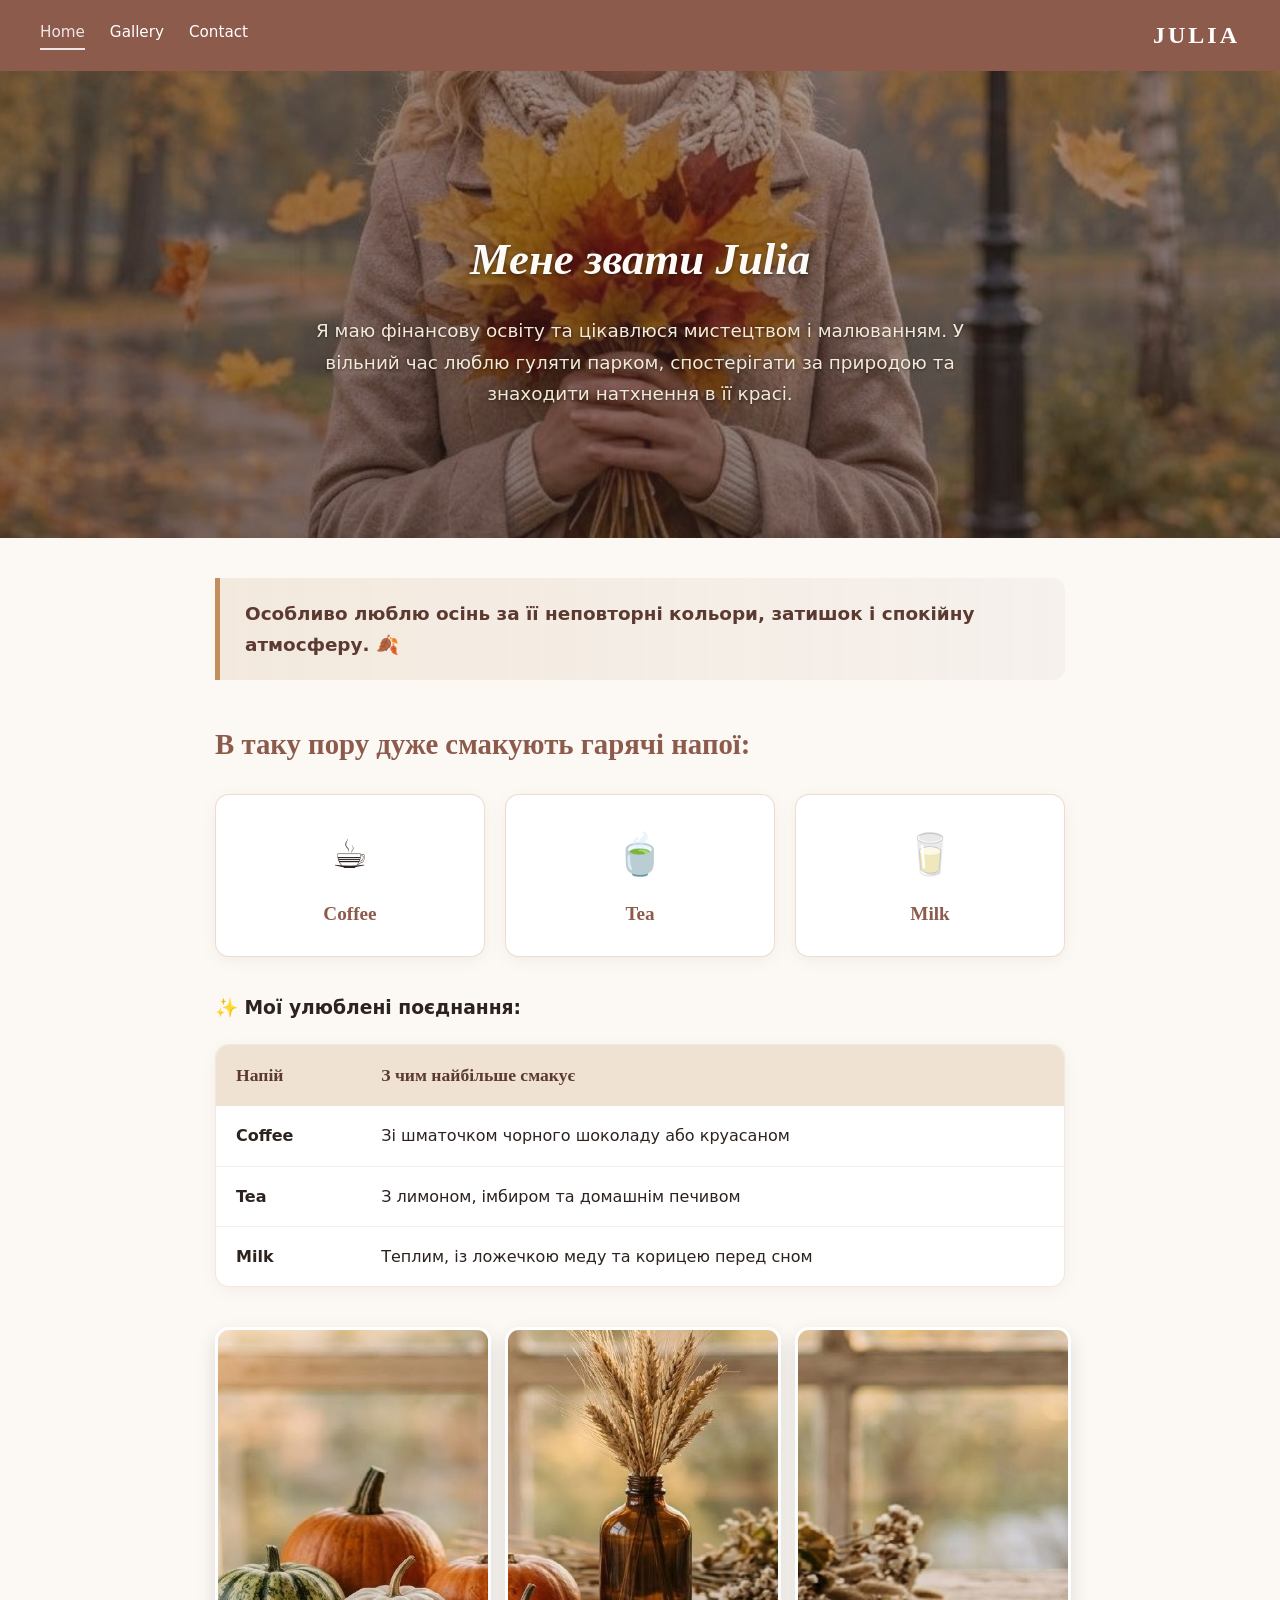
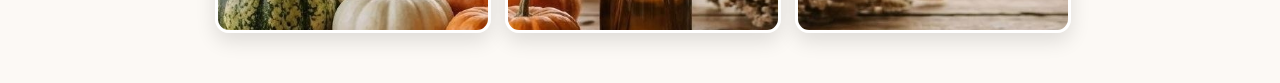
<file: index.html>
<!DOCTYPE html>
<html lang="uk">
    <head>
        <meta charset="UTF-8">
        <meta name="viewport" content="width=device-width, initial-scale=1.0">
        <title>Про мене — Julia</title>
        <link rel="stylesheet" href="./style.css">
    </head>
    <body>
        <header class="site-header">
            <nav class="top-nav">
                <a href="#" class="nav-item active">Home</a>
                <a href="./pages/gallery.html" class="nav-item">Gallery</a>
                <a href="./pages/contact.html" class="nav-item">Contact</a>
            </nav>
            <div class="logo-text">JULIA</div>
        </header>

        <!-- Повертаємо фото 2 на головну -->
        <section class="hero-section-home">
            <div class="hero-content">
                <h2>Мене звати Julia</h2>
                <p>Я маю фінансову освіту та цікавлюся мистецтвом і малюванням. У вільний час люблю гуляти парком, спостерігати за природою та знаходити натхнення в її красі.</p>
            </div>
        </section>

        <main class="main-container">
            <div class="highlight-quote">
                <b>Особливо люблю осінь за її неповторні кольори, затишок і спокійну атмосферу. 🍂</b>
            </div>
            
            <h2>В таку пору дуже смакують гарячі напої:</h2>
            
            <div class="drinks-grid">
                <div class="drink-card">
                    <span class="drink-icon">☕</span>
                    <h4>Coffee</h4>
                </div>
                <div class="drink-card">
                    <span class="drink-icon">🍵</span>
                    <h4>Tea</h4>
                </div>
                <div class="drink-card">
                    <span class="drink-icon">🥛</span>
                    <h4>Milk</h4>
                </div>
            </div>
            
            <h3 class="section-title">✨ Мої улюблені поєднання:</h3>
            <table>
                <tr>
                    <th>Напій</th>
                    <th>З чим найбільше смакує</th>
                </tr>
                <tr>
                    <td><b>Coffee</b></td>
                    <td>Зі шматочком чорного шоколаду або круасаном</td>
                </tr>
                <tr>
                    <td><b>Tea</b></td>
                    <td>З лимоном, імбиром та домашнім печивом</td>
                </tr>
                <tr>
                    <td><b>Milk</b></td>
                    <td>Теплим, із ложечкою меду та корицею перед сном</td>
                </tr>
            </table>
            
            <div class="gallery-grid">
                <img src="./photo/photo1.1.jpg" alt="Гарбузи" class="gallery-img">
                <img src="./photo/photo1.2.jpg" alt="Колосся" class="gallery-img">
                <img src="./photo/photo1.3.jpg" alt="Сухоцвіти" class="gallery-img">
            </div>
        </main>
    </body>
</html>
</file>
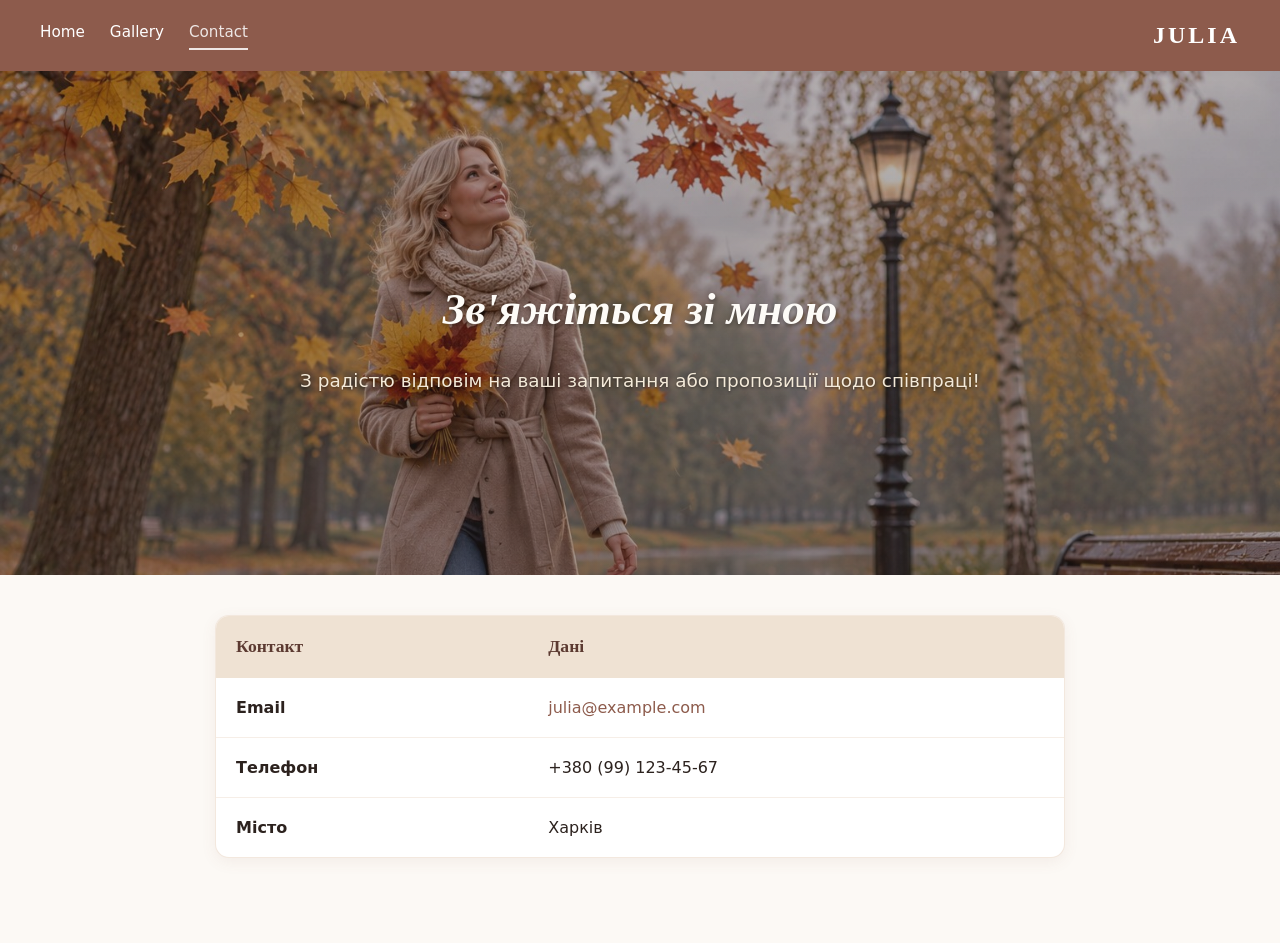
<file: pages/contact.html>
<!DOCTYPE html>
<html lang="uk">
<head>
    <meta charset="UTF-8">
    <meta name="viewport" content="width=device-width, initial-scale=1.0">
    <title>Контакти — Julia</title>
    <link rel="stylesheet" href="../style.css">
</head>
<body>
    <header class="site-header">
        <nav class="top-nav">
            <a href="../index.html" class="nav-item">Home</a>
            <a href="gallery.html" class="nav-item">Gallery</a>
            <a href="contact.html" class="nav-item active">Contact</a>
        </nav>
        <div class="logo-text">JULIA</div>
    </header>

    <!-- Додаємо атмосферний банер з фото 3 на фон контактів -->
    <section class="hero-section-contact">
        <div class="hero-content">
            <h2>Зв'яжіться зі мною</h2>
            <p>З радістю відповім на ваші запитання або пропозиції щодо співпраці!</p>
        </div>
    </section>

    <main class="main-container">
        <table>
            <tr>
                <th>Контакт</th>
                <th>Дані</th>
            </tr>
            <tr>
                <td><b>Email</b></td>
                <td><a href="mailto:julia@example.com" style="color: var(--harvest-brown); text-decoration: none;">julia@example.com</a></td>
            </tr>
            <tr>
                <td><b>Телефон</b></td>
                <td>+380 (99) 123-45-67</td>
            </tr>
            <tr>
                <td><b>Місто</b></td>
                <td>Харків</td>
            </tr>
        </table>
    </main>
</body>
</html>
</file>
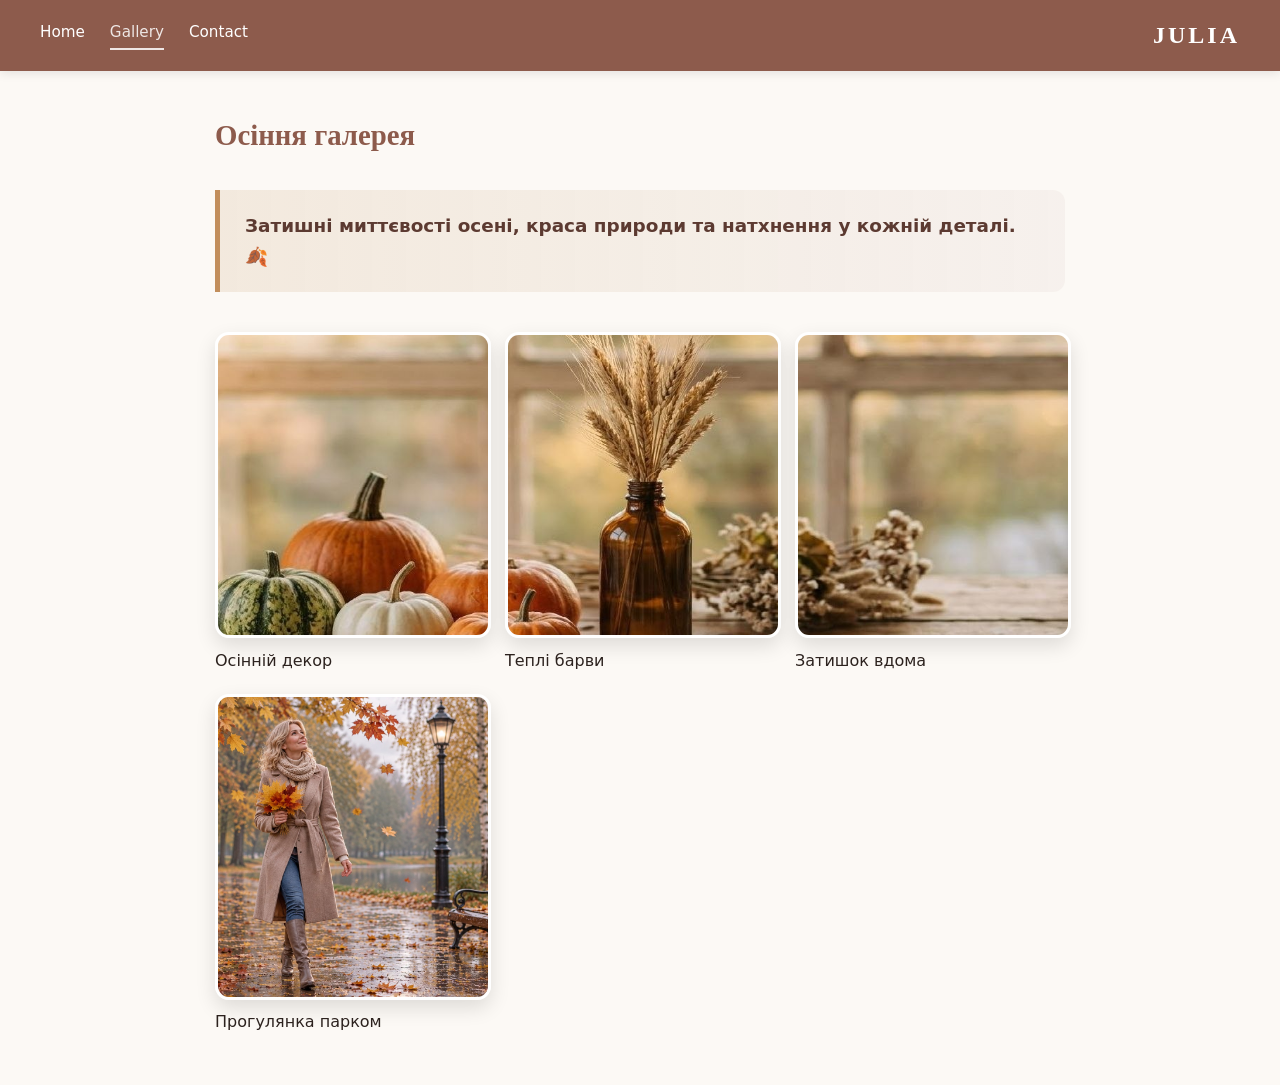
<file: pages/gallery.html>
<!DOCTYPE html>
<html lang="uk">
<head>
    <meta charset="UTF-8">
    <meta name="viewport" content="width=device-width, initial-scale=1.0">
    <title>Галерея — Julia</title>
    <link rel="stylesheet" href="../style.css">
</head>
<body>
    <!-- Верхня панель навігації -->
    <header class="site-header">
        <nav class="top-nav">
            <a href="../index.html" class="nav-item">Home</a>
            <a href="gallery.html" class="nav-item active">Gallery</a>
            <a href="contact.html" class="nav-item">Contact</a>
        </nav>
        <div class="logo-text">JULIA</div>
    </header>

    <main class="main-container">
        <h2>Осіння галерея</h2>
        
        <div class="highlight-quote">
            <b>Затишні миттєвості осені, краса природи та натхнення у кожній деталі. 🍂</b>
        </div>

        <!-- Галерея з усіх наших фотографій -->
        <div class="gallery-grid">
            <div class="gallery-card">
                <img src="../photo/photo1.1.jpg" alt="Осінні гарбузи" class="gallery-img">
                <div class="gallery-caption">Осінній декор</div>
            </div>
            
            <div class="gallery-card">
                <img src="../photo/photo1.2.jpg" alt="Колосся пшениці" class="gallery-img">
                <div class="gallery-caption">Теплі барви</div>
            </div>
            
            <div class="gallery-card">
                <img src="../photo/photo1.3.jpg" alt="Сухоцвіти" class="gallery-img">
                <div class="gallery-caption">Затишок вдома</div>
            </div>
            
            <div class="gallery-card">
                <img src="../photo/photo3.jpg" alt="Прогулянка осіннім парком" class="gallery-img">
                <div class="gallery-caption">Прогулянка парком</div>
            </div>
        </div>
    </main>
</body>
</html>
</file>
<file: style.css>
/* Основні стилі палітри Harvest */
:root {
    --harvest-brown: #8D5B4C;
    --harvest-dark: #5C3A31;
    --harvest-gold: #C28E5C;
    --bg-color: #FCF9F5;
    --card-bg: #FFFFFF;
    --text-main: #2C221E;
}

body {
    font-family: 'Segoe UI', system-ui, -apple-system, sans-serif;
    background-color: var(--bg-color);
    color: var(--text-main);
    margin: 0;
    padding: 0;
    line-height: 1.7;
}

/* Шапка сайту */
.site-header {
    background-color: var(--harvest-brown);
    color: white;
    padding: 15px 40px;
    display: flex;
    justify-content: space-between;
    align-items: center;
    box-shadow: 0 2px 10px rgba(0,0,0,0.1);
}

.top-nav {
    display: flex;
    gap: 25px;
}

.top-nav .nav-item {
    color: white;
    text-decoration: none;
    font-size: 0.95rem;
    font-weight: 500;
}

.top-nav .nav-item:hover, 
.top-nav .nav-item.active {
    opacity: 0.85;
    border-bottom: 2px solid white;
    padding-bottom: 2px;
}

.logo-text {
    font-family: 'Georgia', serif;
    font-size: 1.5rem;
    letter-spacing: 3px;
    font-weight: bold;
}

/* Банер 1: Головна сторінка (photo2.jpg) */
.hero-section-home {
    background: linear-gradient(rgba(44, 34, 30, 0.4), rgba(44, 34, 30, 0.5)), url('./photo/photo2.jpg') no-repeat center center/cover;
    color: white;
    text-align: center;
    padding: 110px 20px;
    margin-bottom: 40px;
}

/* Банер 2: Сторінка Контактів (photo3.jpg з фокусом наверх) */
.hero-section-contact {
    background: linear-gradient(rgba(44, 34, 30, 0.35), rgba(44, 34, 30, 0.45)), url('./photo/photo3.jpg') no-repeat center top/cover;
    color: white;
    text-align: center;
    padding: 160px 20px;
    margin-bottom: 40px;
}

.hero-content {
    max-width: 700px;
    margin: 0 auto;
}

.hero-content h2 {
    font-family: 'Georgia', serif;
    font-size: 2.8rem;
    margin-bottom: 15px;
    font-style: italic;
    color: #FDFBF7;
    text-shadow: 0 2px 4px rgba(0,0,0,0.4);
}

.hero-content p {
    font-size: 1.15rem;
    color: #F4EAD9;
    text-shadow: 0 1px 3px rgba(0,0,0,0.5);
}

/* Основний контейнер контенту */
.main-container {
    max-width: 850px;
    margin: 0 auto;
    padding: 0 20px 50px 20px;
}

.highlight-quote {
    background: linear-gradient(to right, rgba(194, 142, 92, 0.15), rgba(141, 91, 76, 0.05));
    border-left: 5px solid var(--harvest-gold);
    border-radius: 0 12px 12px 0;
    font-size: 1.15rem;
    color: var(--harvest-dark);
    padding: 20px 25px;
    margin: 30px 0;
}

h2 {
    font-family: 'Georgia', serif;
    color: var(--harvest-brown);
    font-size: 1.8rem;
    margin-top: 40px;
    margin-bottom: 20px;
}

/* Картки напоїв */
.drinks-grid {
    display: grid;
    grid-template-columns: repeat(auto-fit, minmax(220px, 1fr));
    gap: 20px;
    margin: 25px 0 35px 0;
}

.drink-card {
    background: var(--card-bg);
    border: 1px solid rgba(194, 142, 92, 0.3);
    border-radius: 14px;
    padding: 25px;
    text-align: center;
    box-shadow: 0 4px 15px rgba(141, 91, 76, 0.08);
}

.drink-icon {
    font-size: 2.5rem;
    margin-bottom: 10px;
    display: block;
}

.drink-card h4 {
    margin: 0;
    font-family: 'Georgia', serif;
    font-size: 1.2rem;
    color: var(--harvest-brown);
}

/* Таблиці */
table {
    width: 100%;
    border-collapse: separate;
    border-spacing: 0;
    margin: 20px 0 35px 0;
    background: var(--card-bg);
    border-radius: 14px;
    overflow: hidden;
    box-shadow: 0 4px 15px rgba(141, 91, 76, 0.08);
    border: 1px solid rgba(194, 142, 92, 0.2);
}

th, td {
    padding: 16px 20px;
    text-align: left;
}

th {
    background: #EFE2D3;
    color: var(--harvest-dark);
    font-family: 'Georgia', serif;
    font-size: 1.1rem;
}

tr:not(:last-child) td {
    border-bottom: 1px solid rgba(194, 142, 92, 0.15);
}

/* Сітка для галерей */
.gallery-grid {
    display: grid;
    grid-template-columns: repeat(auto-fit, minmax(220px, 1fr));
    gap: 20px;
    margin-top: 40px;
}

.gallery-img {
    width: 100%;
    height: 300px;
    object-fit: cover;
    border-radius: 14px;
    box-shadow: 0 8px 20px rgba(0, 0, 0, 0.12);
    border: 3px solid #FFF;
}
</file>
